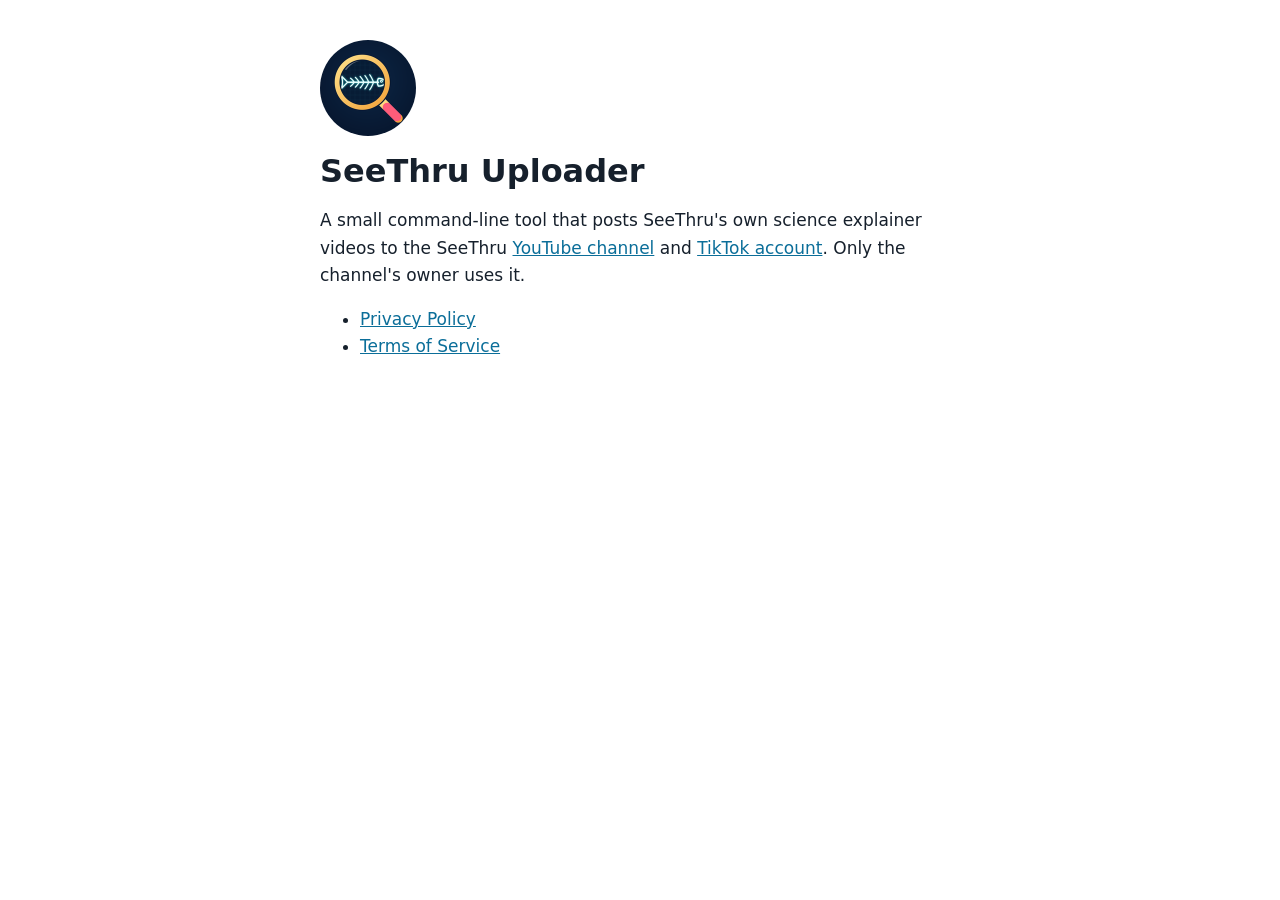
<file: index.html>
<!doctype html>
<html lang="en">
<head>
<meta charset="utf-8">
<meta name="viewport" content="width=device-width, initial-scale=1">
<title>SeeThru Uploader</title>
<link rel="icon" href="icon.png">
<link rel="stylesheet" href="style.css">
</head>
<body>
<main>
<img class="logo" src="icon.png" alt="SeeThru logo" width="96" height="96">
<h1>SeeThru Uploader</h1>
<p>A small command-line tool that posts SeeThru's own science explainer videos to the SeeThru <a href="https://www.youtube.com/channel/UCSANR-W9e7ZSuWFsbalqt1A">YouTube channel</a> and <a href="https://www.tiktok.com/@seethru41">TikTok account</a>. Only the channel's owner uses it.</p>
<ul>
<li><a href="privacy.html">Privacy Policy</a></li>
<li><a href="terms.html">Terms of Service</a></li>
</ul>
</main>
</body>
</html>
</file>
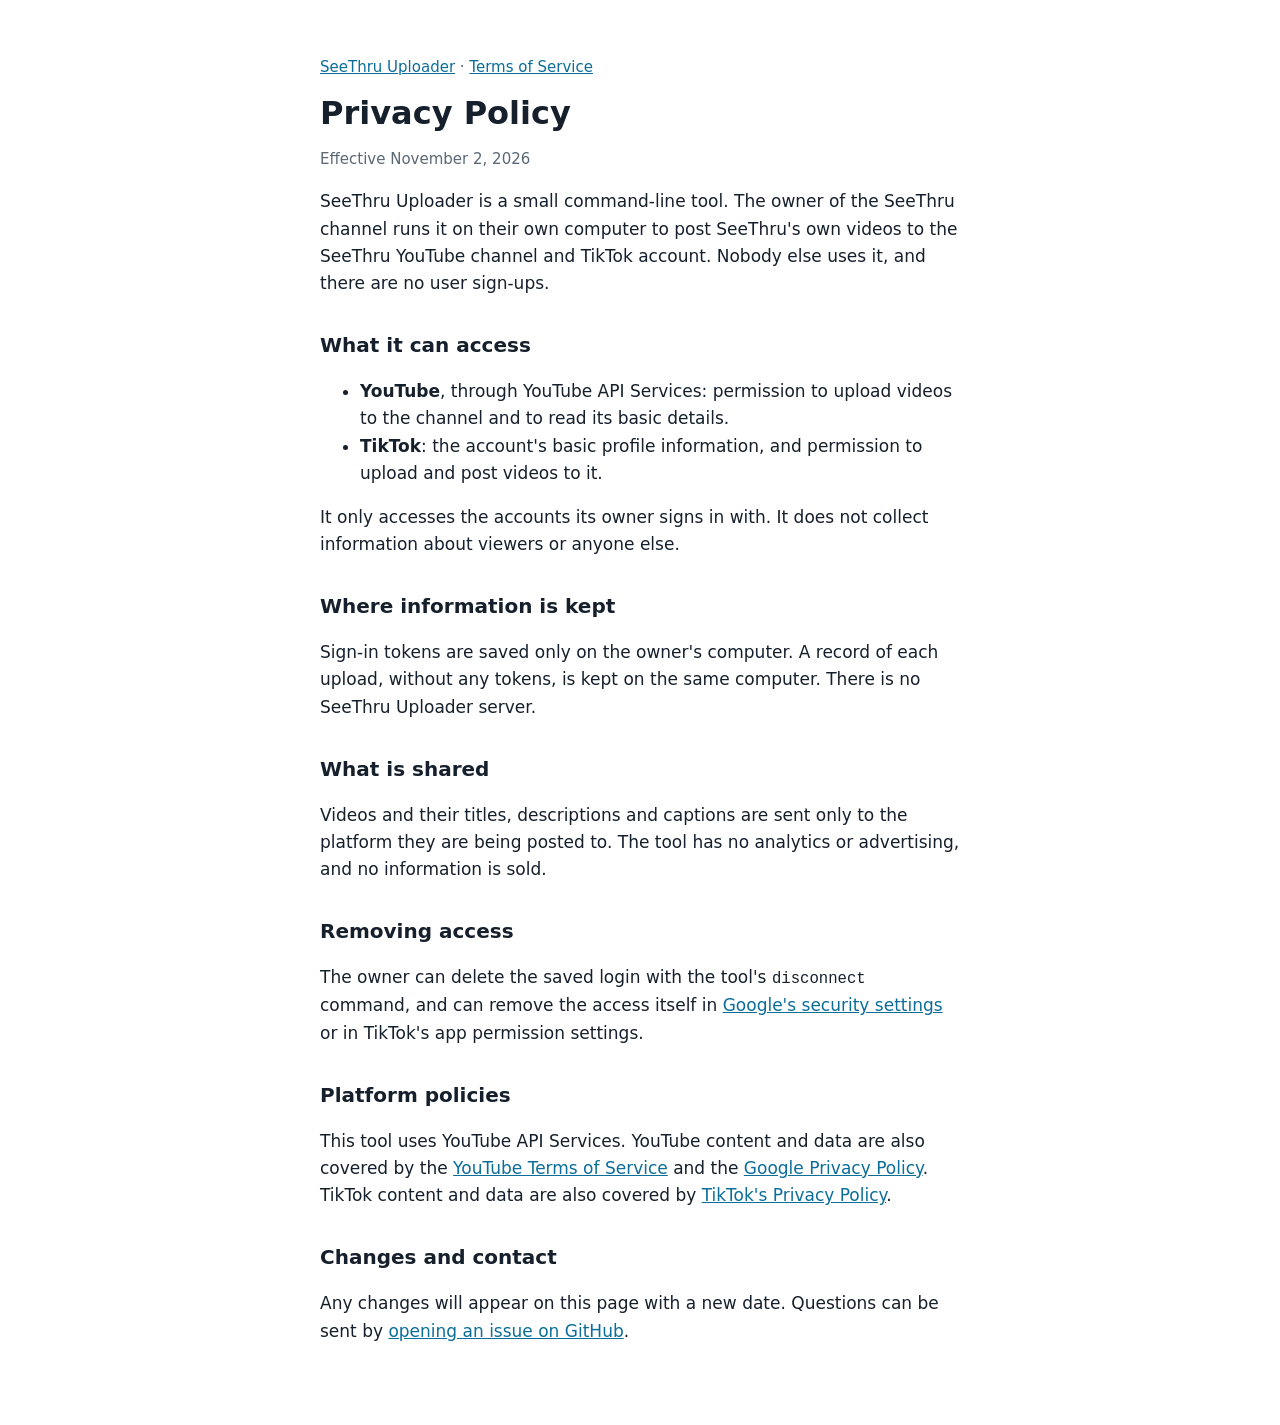
<file: privacy.html>
<!doctype html>
<html lang="en">
<head>
<meta charset="utf-8">
<meta name="viewport" content="width=device-width, initial-scale=1">
<title>Privacy Policy | SeeThru Uploader</title>
<link rel="icon" href="icon.png">
<link rel="stylesheet" href="style.css">
</head>
<body>
<main>
<p class="nav"><a href="index.html">SeeThru Uploader</a> · <a href="terms.html">Terms of Service</a></p>
<h1>Privacy Policy</h1>
<p class="date">Effective November 2, 2026</p>

<p>SeeThru Uploader is a small command-line tool. The owner of the SeeThru channel runs it on their own computer to post SeeThru's own videos to the SeeThru YouTube channel and TikTok account. Nobody else uses it, and there are no user sign-ups.</p>

<h2>What it can access</h2>
<ul>
<li><strong>YouTube</strong>, through YouTube API Services: permission to upload videos to the channel and to read its basic details.</li>
<li><strong>TikTok</strong>: the account's basic profile information, and permission to upload and post videos to it.</li>
</ul>
<p>It only accesses the accounts its owner signs in with. It does not collect information about viewers or anyone else.</p>

<h2>Where information is kept</h2>
<p>Sign-in tokens are saved only on the owner's computer. A record of each upload, without any tokens, is kept on the same computer. There is no SeeThru Uploader server.</p>

<h2>What is shared</h2>
<p>Videos and their titles, descriptions and captions are sent only to the platform they are being posted to. The tool has no analytics or advertising, and no information is sold.</p>

<h2>Removing access</h2>
<p>The owner can delete the saved login with the tool's <code>disconnect</code> command, and can remove the access itself in <a href="https://security.google.com/settings/security/permissions">Google's security settings</a> or in TikTok's app permission settings.</p>

<h2>Platform policies</h2>
<p>This tool uses YouTube API Services. YouTube content and data are also covered by the <a href="https://www.youtube.com/t/terms">YouTube Terms of Service</a> and the <a href="https://policies.google.com/privacy">Google Privacy Policy</a>. TikTok content and data are also covered by <a href="https://www.tiktok.com/legal/privacy-policy">TikTok's Privacy Policy</a>.</p>

<h2>Changes and contact</h2>
<p>Any changes will appear on this page with a new date. Questions can be sent by <a href="https://github.com/coderYao/seethru-legal/issues">opening an issue on GitHub</a>.</p>
</main>
</body>
</html>
</file>
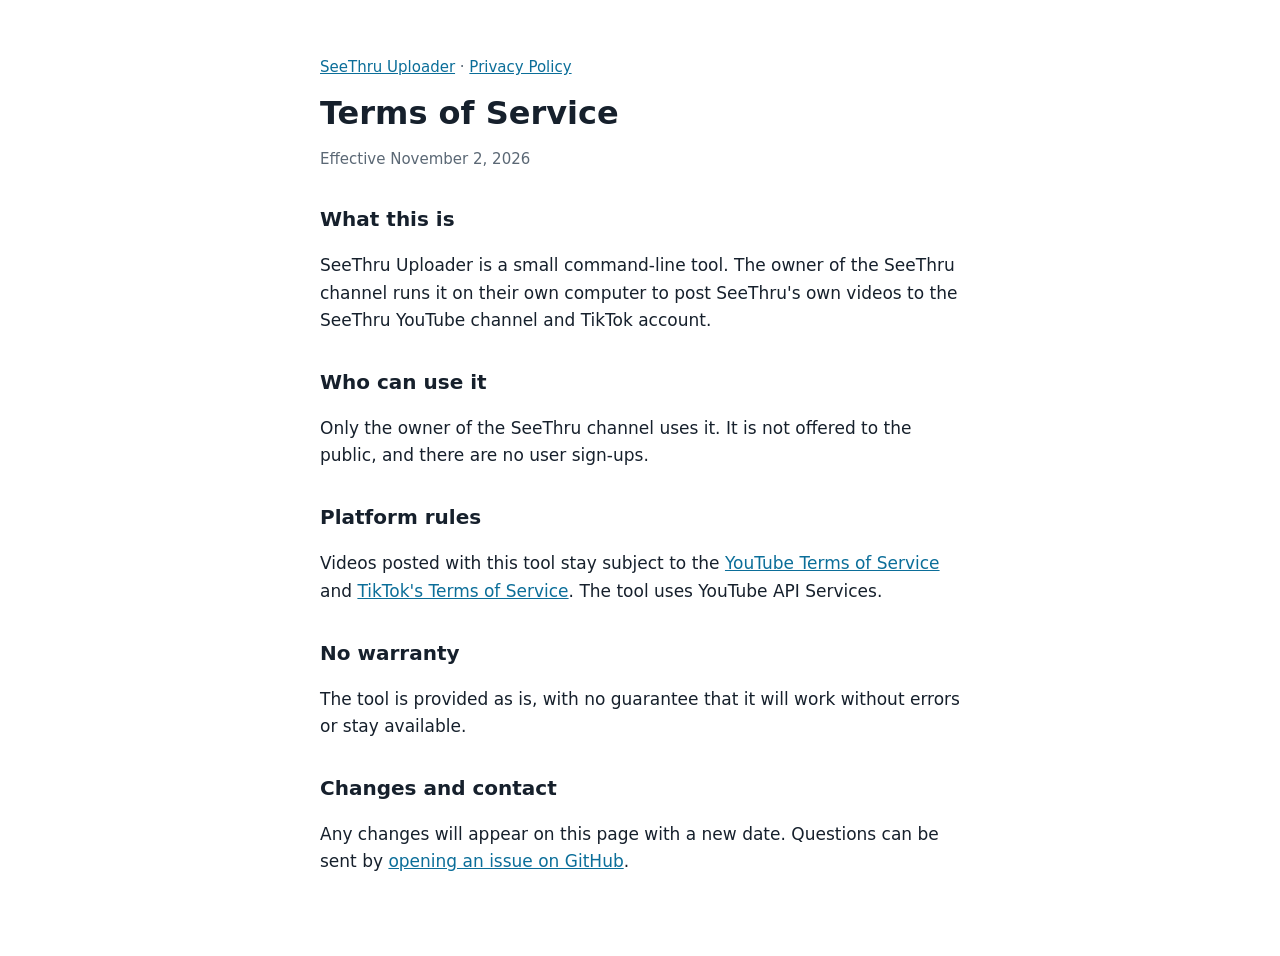
<file: terms.html>
<!doctype html>
<html lang="en">
<head>
<meta charset="utf-8">
<meta name="viewport" content="width=device-width, initial-scale=1">
<title>Terms of Service | SeeThru Uploader</title>
<link rel="icon" href="icon.png">
<link rel="stylesheet" href="style.css">
</head>
<body>
<main>
<p class="nav"><a href="index.html">SeeThru Uploader</a> · <a href="privacy.html">Privacy Policy</a></p>
<h1>Terms of Service</h1>
<p class="date">Effective November 2, 2026</p>

<h2>What this is</h2>
<p>SeeThru Uploader is a small command-line tool. The owner of the SeeThru channel runs it on their own computer to post SeeThru's own videos to the SeeThru YouTube channel and TikTok account.</p>

<h2>Who can use it</h2>
<p>Only the owner of the SeeThru channel uses it. It is not offered to the public, and there are no user sign-ups.</p>

<h2>Platform rules</h2>
<p>Videos posted with this tool stay subject to the <a href="https://www.youtube.com/t/terms">YouTube Terms of Service</a> and <a href="https://www.tiktok.com/legal/terms-of-service">TikTok's Terms of Service</a>. The tool uses YouTube API Services.</p>

<h2>No warranty</h2>
<p>The tool is provided as is, with no guarantee that it will work without errors or stay available.</p>

<h2>Changes and contact</h2>
<p>Any changes will appear on this page with a new date. Questions can be sent by <a href="https://github.com/coderYao/seethru-legal/issues">opening an issue on GitHub</a>.</p>
</main>
</body>
</html>
</file>
<file: style.css>
:root {
  color-scheme: light dark;
  --bg: #ffffff;
  --text: #16202c;
  --muted: #5b6875;
  --link: #0b6e99;
}
@media (prefers-color-scheme: dark) {
  :root {
    --bg: #0b1622;
    --text: #e8eef4;
    --muted: #9aa8b5;
    --link: #5cc8ee;
  }
}
body {
  margin: 0;
  background: var(--bg);
  color: var(--text);
  font: 17px/1.6 system-ui, -apple-system, "Segoe UI", Roboto, sans-serif;
}
main {
  max-width: 640px;
  margin: 0 auto;
  padding: 40px 16px 64px;
}
h1 {
  margin: 0 0 4px;
  font-size: 32px;
  line-height: 1.2;
}
h2 {
  margin: 32px 0 8px;
  font-size: 20px;
}
a {
  color: var(--link);
}
code {
  font-size: 0.92em;
}
.nav,
.date {
  color: var(--muted);
  font-size: 15px;
}
.logo {
  display: block;
  margin-bottom: 16px;
  border-radius: 50%;
}
</file>
